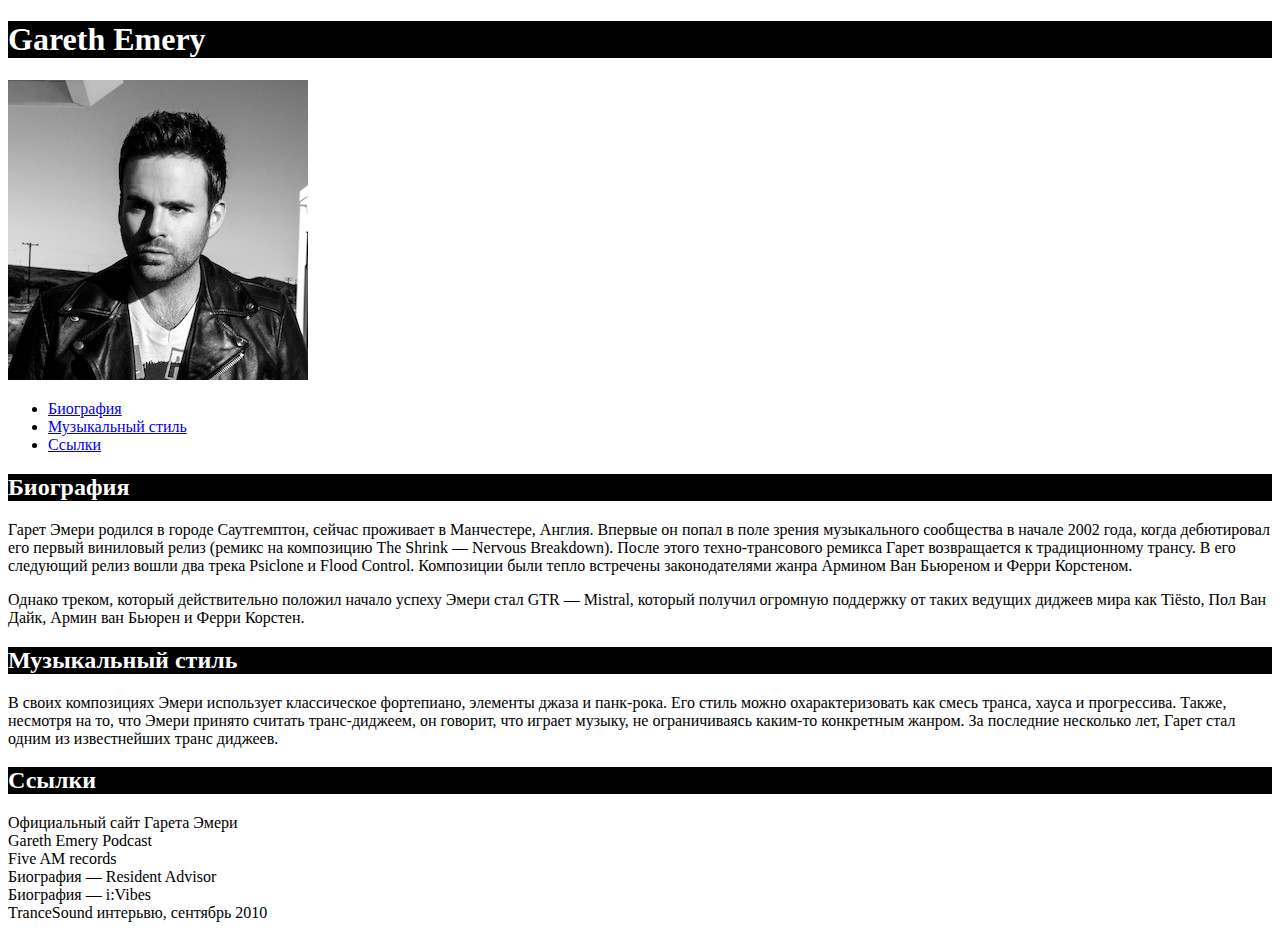
<file: gareth_emery/index.html>
<!DOCTYPE html>
<html lang="ru">
<head>
	<title>Gareth Emery</title>
	<meta charset="utf-8">
	<meta description="boilerplate code">
	<meta keywords="boilerplate, test">
	<link rel="stylesheet" type="text/css" href="css/style.css">
</head>
<body>
	<div>
		<header>
			<h1 style="color: white; background: black;">Gareth Emery</h1>
			<img src="img/gareth-emery.jpg" alt="Gareth">
			<nav>
				<div class="menu">
				<ul>
					<li><a href="#Biography">Биография</a></li>
					<li><a href="#MusicStyle">Музыкальный стиль</a></li>
					<li><a href="#Links">Ссылки</a></li>
				</ul>
				</div>
			</nav>
		</header>
		<main>
			<section class="Biography">
					<h2 class="headtext" id="Biography">Биография</h2>
					<p class="maintext">Гарет Эмери родился в городе Саутгемптон, сейчас проживает в Манчестере, Англия. Впервые он попал в поле зрения музыкального сообщества в начале 2002 года, когда дебютировал его первый виниловый релиз (ремикс на композицию The Shrink — Nervous Breakdown). После этого техно-трансового ремикса Гарет возвращается к традиционному трансу. В его следующий релиз вошли два трека Psiclone и Flood Control. Композиции были тепло встречены законодателями жанра Армином Ван Бьюреном и Ферри Корстеном.</p>
					<p class="maintext">Однако треком, который действительно положил начало успеху Эмери стал GTR — Mistral, который получил огромную поддержку от таких ведущих диджеев мира как Tiësto, Пол Ван Дайк, Армин ван Бьюрен и Ферри Корстен.</p>
				</section>
				<section class="MusicStyle">
					<h2 class="headtext" id="MusicStyle">Музыкальный стиль</h2>
					<p class="maintext">В своих композициях Эмери использует классическое фортепиано, элементы джаза и панк-рока. Его стиль можно охарактеризовать как смесь транса, хауса и прогрессива. Также, несмотря на то, что Эмери принято считать транс-диджеем, он говорит, что играет музыку, не ограничиваясь каким-то конкретным жанром. За последние несколько лет, Гарет стал одним из известнейших транс диджеев.</p>
				</section>
				<section class="Links">
					<h2 class="headtext" id="Links">Ссылки</h2>
					<div class="maintext">
						Официальный сайт Гарета Эмери</div>
						<div class="maintext">Gareth Emery Podcast</div>
						<div class="maintext">Five AM records</div>
						<div class="maintext">Биография — Resident Advisor</div>
						<div class="maintext">Биография — i:Vibes</div>
						<divp class="maintext">TranceSound интерьвю, сентябрь 2010</div>
				</section>	
		</main>
		<footer>
			<div></div>
		</footer>
	</div>
</body>
</html>
</file>
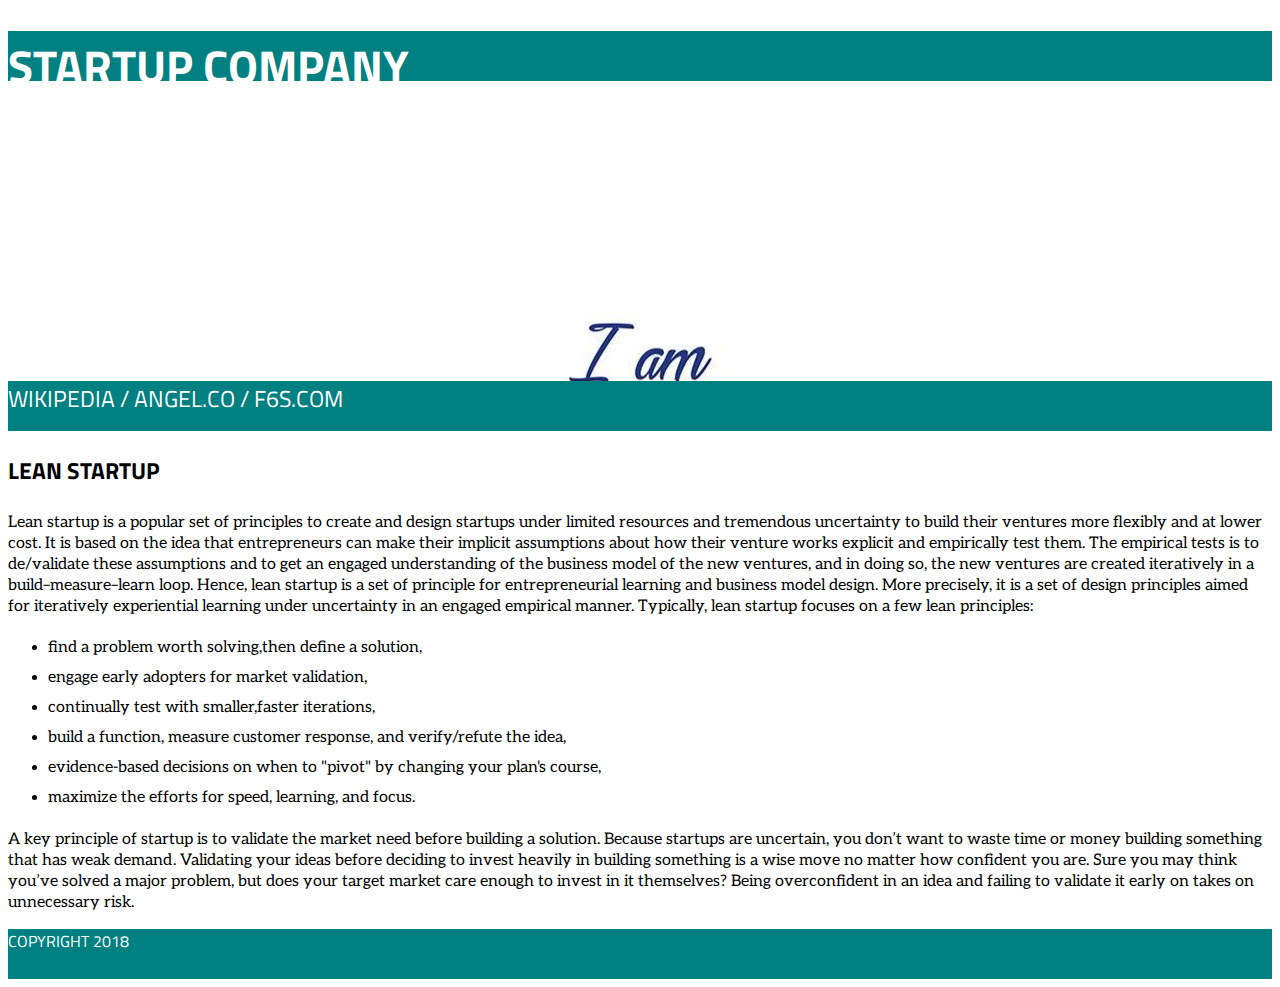
<file: practice4/index.html>
<!DOCTYPE html>
<html lang="ru">
<head>
	<title>Boilerplate</title>
	<meta charset="utf-8">
	<meta description="boilerplate code">
	<meta keywords="boilerplate, test">
	<link rel="stylesheet" type="text/css" href="css/style.css">
</head>
<body>
	<div>
		<header>
			<div>
			
			</div>
			<nav></nav>
		</header>
		<main class="practice">
			<section class="sec1">
				<div class="heading">
					<h1 class="s1">Startup company</h1>
				</div>
			</section>
			<section class="sec2">
				<div class="picture"></div>
			</section>
			<section class="sec3">
				<div class="links"><a href="https://en.wikipedia.org/wiki/Startup_company">Wikipedia</a> / <a href="https://angel.co">Angel.co</a> / <a href="https://www.f6s.com">F6s.com</a></div>
			</section>
			<section class="sec4">
				<div class="maintext">
					<h1 class="textheading">Lean startup</h1>
					<p class="text1">Lean startup is a popular set of principles to create and design startups under limited resources and tremendous uncertainty to build their ventures more flexibly and at lower cost. It is based on the idea that entrepreneurs can make their implicit assumptions about how their venture works explicit and empirically test them. The empirical tests is to de/validate these assumptions and to get an engaged understanding of the business model of the new ventures, and in doing so, the new ventures are created iteratively in a build–measure–learn loop. Hence, lean startup is a set of principle for entrepreneurial learning and business model design. More precisely, it is a set of design principles aimed for iteratively experiential learning under uncertainty in an engaged empirical manner. Typically, lean startup focuses on a few lean principles:</p>
					<ul class="middle">
						<li>find a problem worth solving,then define a solution,</li>
						<li>engage early adopters for market validation,</li>
						<li>continually test with smaller,faster iterations,</li>
						<li>build a function, measure customer response, and verify/refute the idea,</li>
						<li>evidence-based decisions on when to "pivot" by changing your plan's course,</li>
						<li>maximize the efforts for speed, learning, and focus.</li></ul>
					<p class="t2">A key principle of startup is to validate the market need before building a solution. Because startups are uncertain, you don’t want to waste time or money building something that has weak demand . Validating your ideas before deciding to invest heavily in building something is a wise move no matter how confident you are. Sure you may think you’ve solved a major problem, but does your target market care enough to invest in it themselves? Being overconfident in an idea and failing to validate it early on takes on unnecessary risk.</p>

				</div>
			</section>
			<section class="sec4">
				<div class="bottom">
					<p class="bottext">Copyright 2018</p>
				</div>
			</section>
		</main>
		<footer>
			<div></div>
		</footer>
	</div>
</body>
</html>
</file>
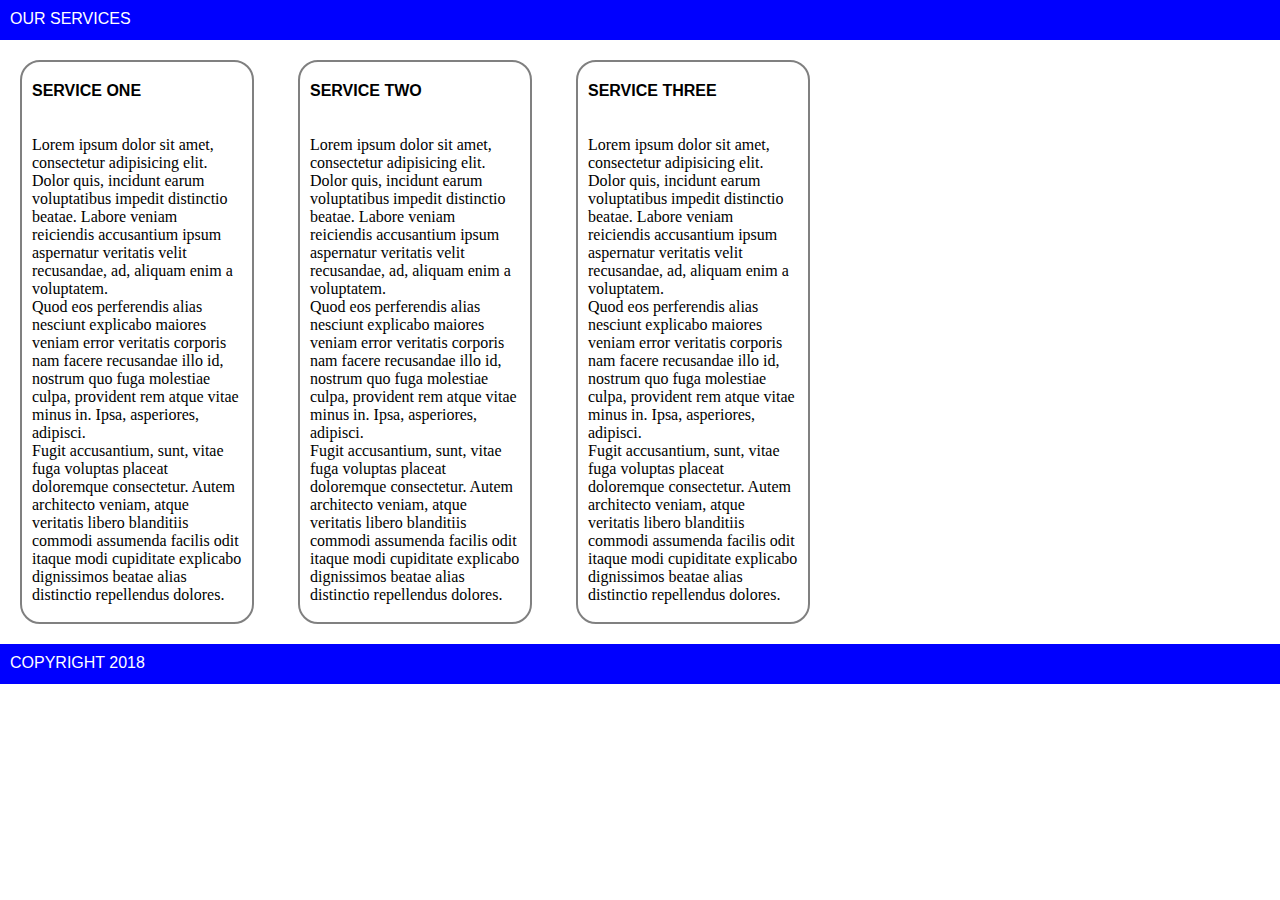
<file: practice5/index.html>
<!DOCTYPE html>
<html lang="ru">
<head>
	<title>Boilerplate</title>
	<meta charset="utf-8">
	<meta description="boilerplate code">
	<meta keywords="boilerplate, test">
	<link rel="stylesheet" type="text/css" href="css/style.css">
</head>
<body>
	<div>
		<header>
			<div>
			<h1>Our services</h1>
			</div>
		</header>
		<main>
			<section class="one">
				<div class="first">
					<div class="title">Service one</div>
					<br></br>
					<div class="text"><div>Lorem ipsum dolor sit amet, consectetur adipisicing elit. Dolor quis, incidunt earum voluptatibus impedit distinctio beatae. Labore veniam reiciendis accusantium ipsum aspernatur veritatis velit recusandae, ad, aliquam enim a voluptatem.</div>
					<div>Quod eos perferendis alias nesciunt explicabo maiores veniam error veritatis corporis nam facere recusandae illo id, nostrum quo fuga molestiae culpa, provident rem atque vitae minus in. Ipsa, asperiores, adipisci.</div>
					<div>Fugit accusantium, sunt, vitae fuga voluptas placeat doloremque consectetur. Autem architecto veniam, atque veritatis libero blanditiis commodi assumenda facilis odit itaque modi cupiditate explicabo dignissimos beatae alias distinctio repellendus dolores.</div></div>
				</div>
			</section>
			<section class="2">
				<div class="second">
					<div class="title">Service two</div>
					<br></br>
					<div class="text"><div>Lorem ipsum dolor sit amet, consectetur adipisicing elit. Dolor quis, incidunt earum voluptatibus impedit distinctio beatae. Labore veniam reiciendis accusantium ipsum aspernatur veritatis velit recusandae, ad, aliquam enim a voluptatem.</div>
					<div>Quod eos perferendis alias nesciunt explicabo maiores veniam error veritatis corporis nam facere recusandae illo id, nostrum quo fuga molestiae culpa, provident rem atque vitae minus in. Ipsa, asperiores, adipisci.</div>
					<div>Fugit accusantium, sunt, vitae fuga voluptas placeat doloremque consectetur. Autem architecto veniam, atque veritatis libero blanditiis commodi assumenda facilis odit itaque modi cupiditate explicabo dignissimos beatae alias distinctio repellendus dolores.</div></div>
				</div>
			</section>
			<section class="3">
				<div class="third">
					<div class="title">Service three</div>
					<br></br>
					<div class="text"><div>Lorem ipsum dolor sit amet, consectetur adipisicing elit. Dolor quis, incidunt earum voluptatibus impedit distinctio beatae. Labore veniam reiciendis accusantium ipsum aspernatur veritatis velit recusandae, ad, aliquam enim a voluptatem.</div>
					<div>Quod eos perferendis alias nesciunt explicabo maiores veniam error veritatis corporis nam facere recusandae illo id, nostrum quo fuga molestiae culpa, provident rem atque vitae minus in. Ipsa, asperiores, adipisci.</div>
					<div>Fugit accusantium, sunt, vitae fuga voluptas placeat doloremque consectetur. Autem architecto veniam, atque veritatis libero blanditiis commodi assumenda facilis odit itaque modi cupiditate explicabo dignissimos beatae alias distinctio repellendus dolores.</div></div>
				</div>
			</section>
		</main>
		<footer>
			<div>Copyright 2018</div>
		</footer>
	</div>
</body>
</html>
</file>
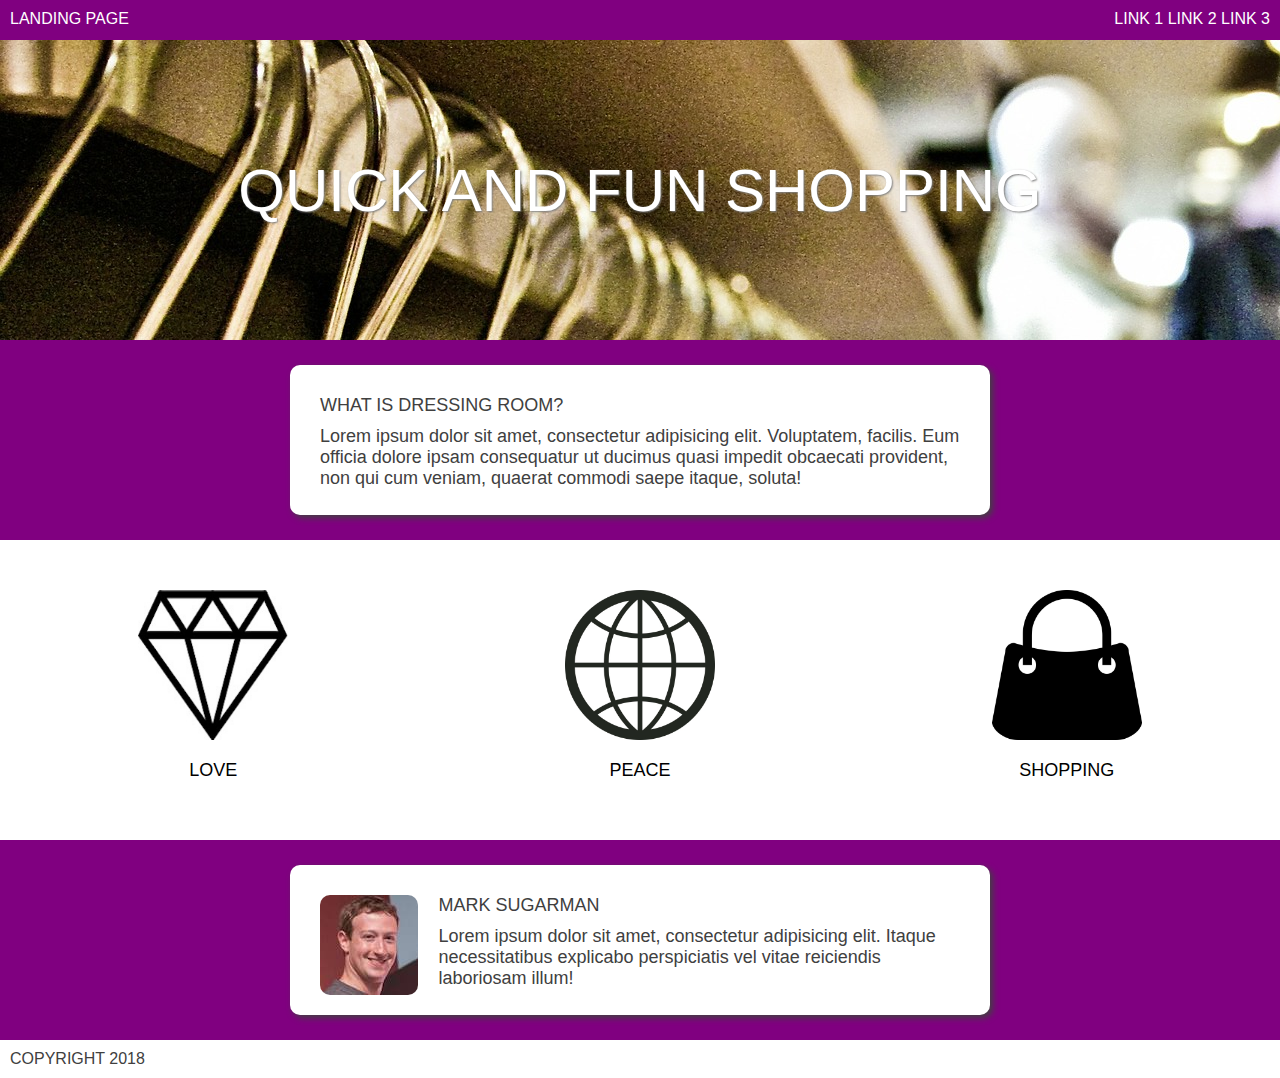
<file: practice6.1/index.html>
<!DOCTYPE html>
<html lang="ru">
<head>
	<title>Boilerplate</title>
	<meta charset="utf-8">
	<meta description="boilerplate code">
	<meta keywords="boilerplate, test">
	<link rel="stylesheet" type="text/css" href="css/style.css">
</head>
<body>
	<main>
	<section class="one">
		<div class="title1">
			<h1>Landing page</h1> 
		</div>
		<div class="links"> 
			<a href="#">link 1</a> 
			<a href="#">link 2</a> 
			<a href="#">link 3</a> 
		</div>
	</section>
	<section class="two">
		<div class="mainimage"></div>
		<div class="maintitle">Quick and fun shopping</div>
	</section>
	<section class="three">
		<div class="about">
			<div class="subtitle">What is Dressing room?</div>
			<div class="text">Lorem ipsum dolor sit amet, consectetur adipisicing elit. Voluptatem, facilis. Eum officia dolore ipsam consequatur ut ducimus quasi impedit obcaecati provident, non qui cum veniam, quaerat commodi saepe itaque, soluta!</div>
		</div>
	</section>
	<section class="four">
		<div class="box1">
			<div class="img1"></div>
			<div class="t1">Love</div>
		</div>
		<div class="box2">
			<div class="img2"></div>
			<div class="t2">Peace</div>
		</div>
		<div class="box3">
			<div class="img3"></div>
			<div class="t3">Shopping</div>
		</div>
	</section>
	<section class="feedback">
		<div class="item">
			<div class="photo"></div>
			<div class="textblock">
				<div class="name">Mark Sugarman</div>
				<div class="text">Lorem ipsum dolor sit amet, consectetur adipisicing elit. Itaque necessitatibus explicabo perspiciatis vel vitae reiciendis laboriosam illum!</div>
			</div>
		</div>
	</section>
	<section class="six"></div>		
	</main>
	<footer>
		<div class="bottom">
			<div>copyright 2018</div>
		</div>
		
	</footer>
	</div>
</body>
</html>
</file>
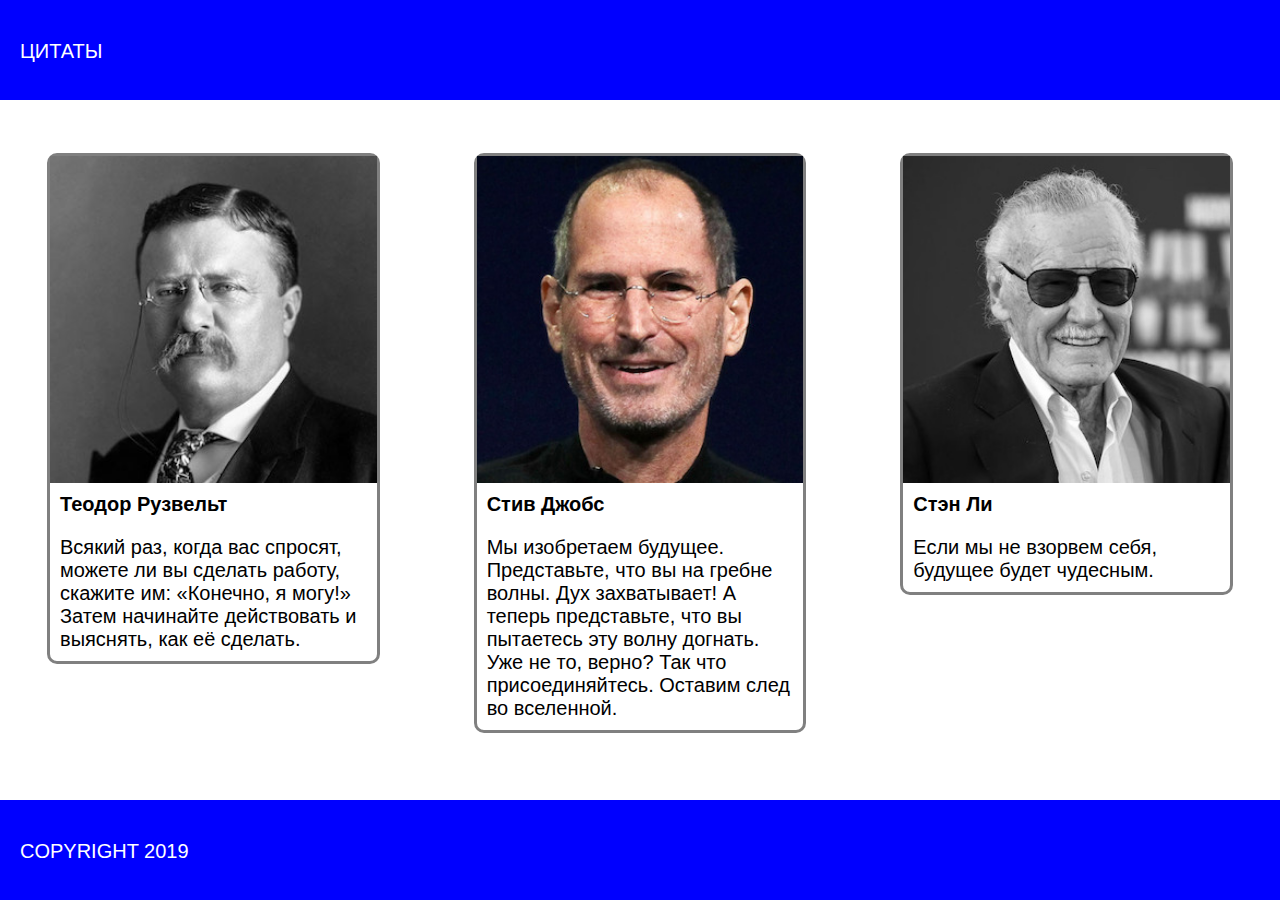
<file: practice7.1/index.html>
<!DOCTYPE html>
<html lang="ru">
<head>
	<title>Boilerplate</title>
	<meta charset="utf-8">
	<meta description="boilerplate code">
	<meta keywords="boilerplate, test">
	<link rel="stylesheet" type="text/css" href="css/style.css">
</head>
<body>
	<div class="wrap">
		<header>
			<div class="he">Цитаты</div>
		</header>
		<main>
			<div class="columns">
				<div class="one">
					<div class="image1"></div>
					<h1>Теодор Рузвельт</h1>
					<p>Всякий раз, когда вас спросят, можете ли вы сделать работу, скажите им: «Конечно, я могу!» Затем начинайте действовать и выяснять, как её сделать.</p>
				</div>
				<div class="two">
					<div class="image2"></div>
					<h1>Стив Джобс</h1>
					<p>Мы изобретаем будущее. Представьте, что вы на гребне волны. Дух захватывает! А теперь представьте, что вы пытаетесь эту волну догнать. Уже не то, верно? Так что присоединяйтесь. Оставим след во вселенной.</p>
				</div>
				<div class="three">
					<div class="image3"></div>
					<h1>Стэн Ли</h1>
					<p>Если мы не взорвем себя, будущее будет чудесным.</p>
				</div>
			</div>
		</main>
		<footer>
			<div class="fo">Copyright 2019</div>
		</footer>
	</div>
</body>
</html>
</file>
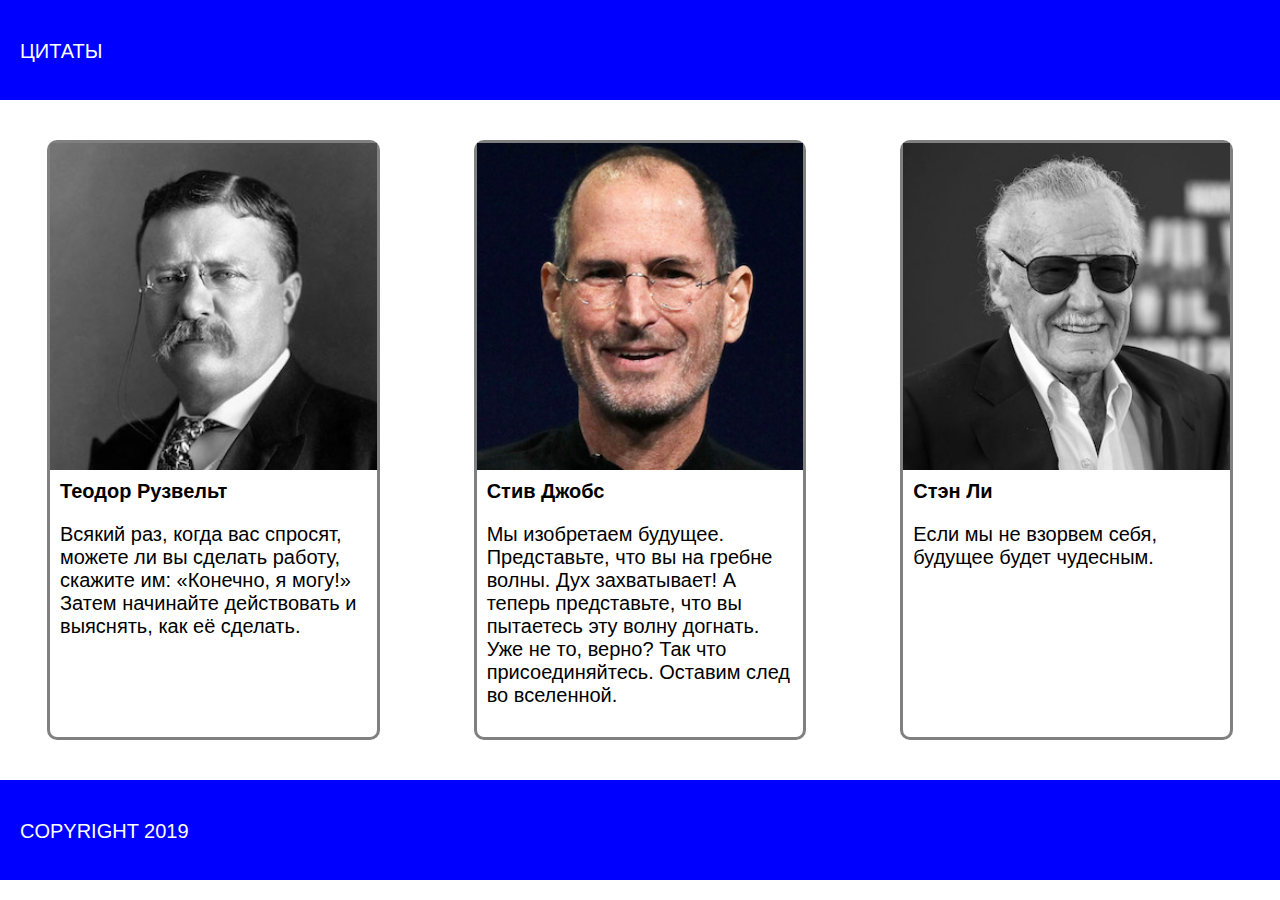
<file: practice7/index.html>
<!DOCTYPE html>
<html lang="ru">
<head>
	<title>Boilerplate</title>
	<meta charset="utf-8">
	<meta description="boilerplate code">
	<meta keywords="boilerplate, test">
	<link rel="stylesheet" type="text/css" href="css/style.css">
</head>
<body>
	<div>
		<header>
			<div class="he">Цитаты</div>
		</header>
		<main>
			<div class="columns">
				<div class="one">
					<div class="image1"></div>
					<h1>Теодор Рузвельт</h1>
					<p>Всякий раз, когда вас спросят, можете ли вы сделать работу, скажите им: «Конечно, я могу!» Затем начинайте действовать и выяснять, как её сделать.</p>
				</div>
				<div class="two">
					<div class="image2"></div>
					<h1>Стив Джобс</h1>
					<p>Мы изобретаем будущее. Представьте, что вы на гребне волны. Дух захватывает! А теперь представьте, что вы пытаетесь эту волну догнать. Уже не то, верно? Так что присоединяйтесь. Оставим след во вселенной.</p>
				</div>
				<div class="three">
					<div class="image3"></div>
					<h1>Стэн Ли</h1>
					<p>Если мы не взорвем себя, будущее будет чудесным.</p>
				</div>
			</div>
		</main>
		<footer>
			<div class="fo">Copyright 2019</div>
		</footer>
	</div>
</body>
</html>
</file>
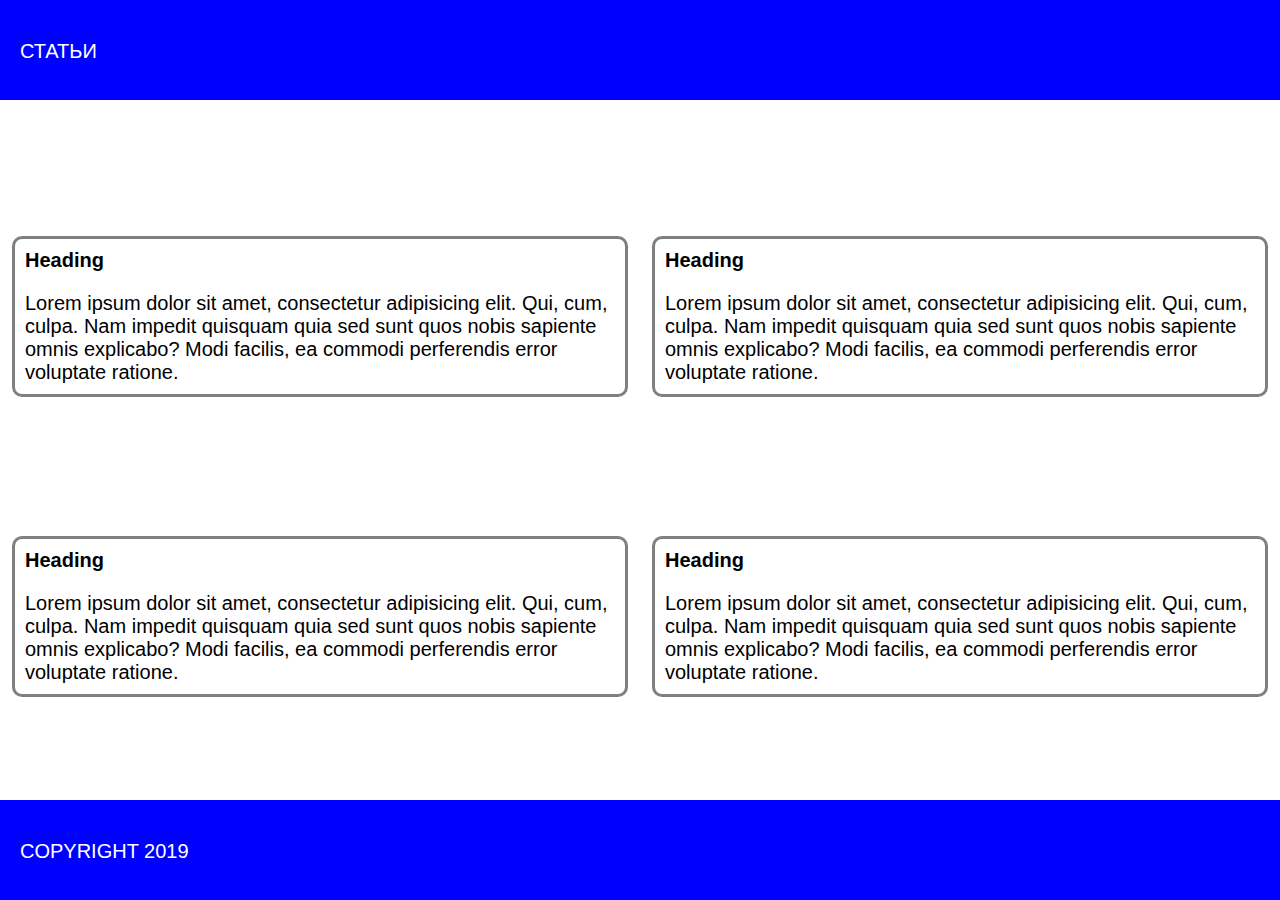
<file: practice8/index.html>
<!DOCTYPE html>
<html lang="ru">
<head>
	<title>Boilerplate</title>
	<meta name="viewport" content="width=device-width, initial-scale=1">
	<meta charset="utf-8">
	<meta description="boilerplate code">
	<meta keywords="boilerplate, test">
	<link rel="stylesheet" type="text/css" href="css/style.css">
</head>
<body>
	<div class="wrap">
		<header>
			<div class="he">Статьи</div>
		</header>
		<main>
			<div class="columns">
				<div class="one">
					<h1>Heading</h1>
					<p>Lorem ipsum dolor sit amet, consectetur adipisicing elit. Qui, cum, culpa. Nam impedit quisquam quia sed sunt quos nobis sapiente omnis explicabo? Modi facilis, ea commodi perferendis error voluptate ratione.</p>
				</div>
				<div class="two">
					<h1>Heading</h1>
					<p>Lorem ipsum dolor sit amet, consectetur adipisicing elit. Qui, cum, culpa. Nam impedit quisquam quia sed sunt quos nobis sapiente omnis explicabo? Modi facilis, ea commodi perferendis error voluptate ratione.</p>
				</div>
				<div class="three">
					<h1>Heading</h1>
					<p>Lorem ipsum dolor sit amet, consectetur adipisicing elit. Qui, cum, culpa. Nam impedit quisquam quia sed sunt quos nobis sapiente omnis explicabo? Modi facilis, ea commodi perferendis error voluptate ratione.</p>
				</div>
				<div class="four">
					<h1>Heading</h1>
					<p>Lorem ipsum dolor sit amet, consectetur adipisicing elit. Qui, cum, culpa. Nam impedit quisquam quia sed sunt quos nobis sapiente omnis explicabo? Modi facilis, ea commodi perferendis error voluptate ratione.</p>
				</div>
			</div>
		</main>
		<footer>
			<div class="fo">Copyright 2019</div>
		</footer>
	</div>
</body>
</html>
</file>
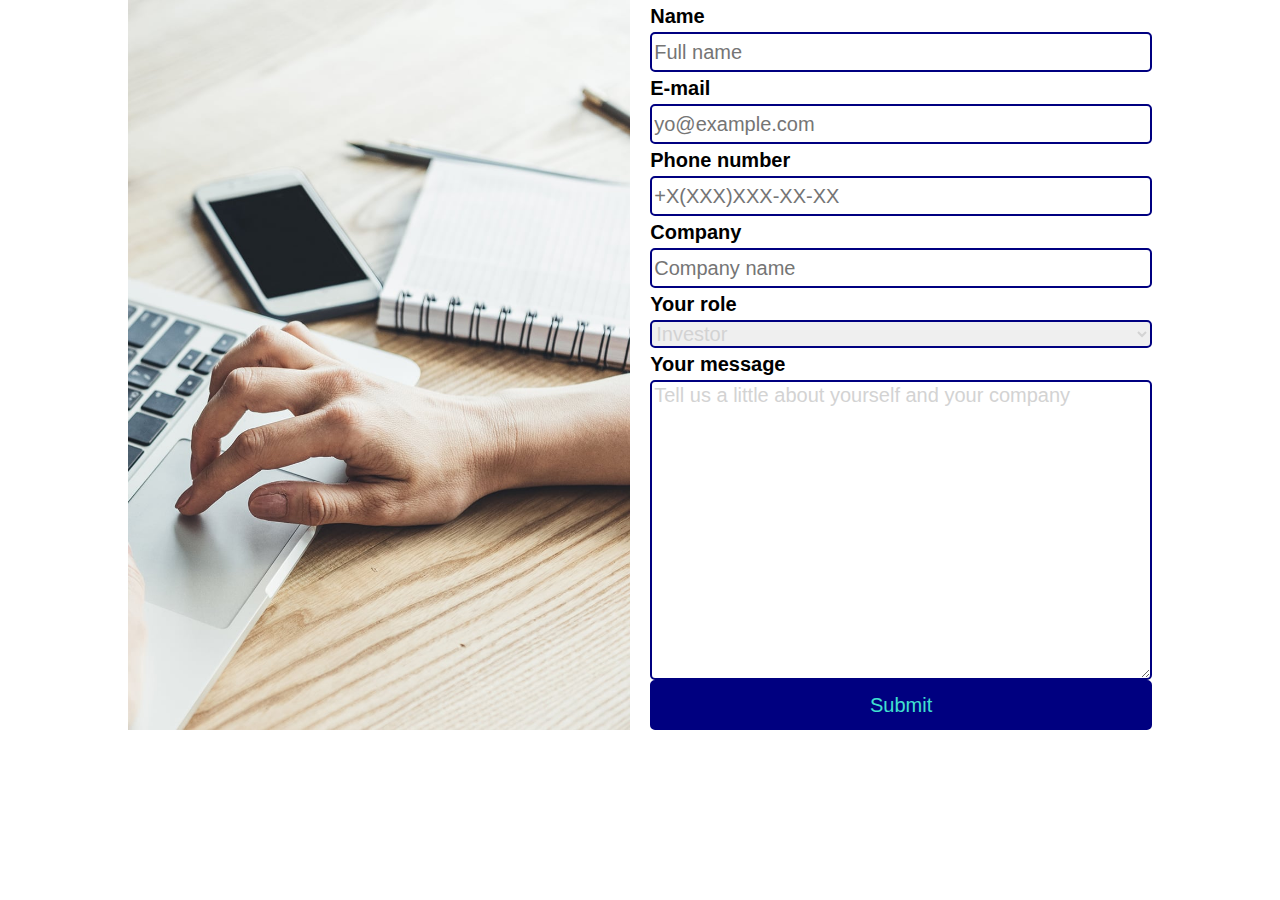
<file: practice9/index.html>
<!DOCTYPE html>
<html lang="ru">
<head>
	<title>Boilerplate</title>
	<meta name="viewport" content="width=device-width, initial-scale=1">
	<meta charset="utf-8">
	<meta description="boilerplate code">
	<meta keywords="boilerplate, test">
	<link rel="stylesheet" type="text/css" href="css/style.css">
</head>
<body>
	<div class="form">
		<form action="">
			<div class="image"></div>
			<div class="forms">
				<form method="POST" action="http://free.allforms.mailjol.net/u/cd6d56b3.php">
				<fieldset class="personal">
					<label for="fio">Name</label>
					<input type="text" name="fio" placeholder="Full name">
					<label for="email">E-mail</label>
					<input type="text" name="email" placeholder="yo@example.com">
					<label for="phone">Phone number</label>
					<input type="text" name="phone" placeholder="+X(XXX)XXX-XX-XX">
					<label for="company">Company</label>
					<input type="text" name="company" placeholder="Company name">
					<label for="role">Your role</label>
					<select name="role">
						<option value="investor">Investor</option>
						<option value="retailer">Retailer</option>
						<option value="other">Other</option>
					</select>
					<label for="text">Your message</label>
					<textarea name="text">Tell us a little about yourself and your company</textarea>
					<input type="submit">
				</fieldset>
			</div>
			</div>
		</form>
	</div>
</body>
</html>
</file>
<file: gareth_emery/css/style.css>
h2 {
	background: black; color: white;
}
</file>
<file: practice4/css/style.css>
@import url('https://fonts.googleapis.com/css?family=Aleo|Titillium+Web');


.sec1{
	height: 50px;
	background-color: teal;
	font-family: Titillium Web;
	text-align: left;
	text-transform: uppercase;
	color: white;
	font-size: 23px;
	font-weight: bolder;
	vertical-align: center;

}

.picture{
		height: 300px;
		background-color: white;
		background-image: url(../img/STARTUP.jpg);
		background-repeat: no-repeat;
		background-position: center;
		background-attachment: fixed;
}

.links{
	height: 50px;
	background-color: #008080;
	font-family: Titillium Web;
	text-transform: uppercase;
	color: white;
	font-size: 23px;
	vertical-align: center;
}

a{
	color: white;
	text-decoration: none;
}

.textheading{
	font-family: Titillium Web;
	text-transform: uppercase;
	line-height: 50px;
	font-size: 23px;
	font-weight: bolder;
}

.text1{
	font-family: Aleo;
	line-height: 21px;
}

.middle{
	font-family: Aleo;
	line-height: 30px;
}

.t2{
	font-family: Aleo;
	line-height: 21px;
}

.bottom{
	height: 50px;
	background-color: #008080;
	font-family: Titillium Web;
	text-transform: uppercase;
	color: white;
	vertical-align: center;

}
</file>
<file: practice5/css/style.css>
@import url(reset.css);
@import url('https://fonts.googleapis.com/css?family=Fahkwang|Roboto');

header{
	height: 40px;
	padding: 10px;
	background-color: blue;
	text-transform: uppercase;
	color: white;
	font-family: sans-serif;
}

section{
	display: inline-block;
	border: 2px solid grey;
	border-radius: 20px;
	margin: 20px;
	padding: 20px 10px;
}


.first{
	height: 520px;
	width: 210px;
	border-color: grey;
	border-width: 5px;
	border-radius: 10px;
	box-sizing: border-box;
}

.second{
	height: 520px;
	width: 210px;
	border-color: grey;
	border-width: 5px;
	border-radius: 10px;
}

.third{
	height: 520px;
	width: 210px;
	border-color: grey;
	border-width: 5px;
	border-radius: 10px;
}


.title{
	text-transform: uppercase;
	font-weight: bold;
	font-family: sans-serif;
}

footer{
	height: 40px;
	padding: 10px;
	background-color: blue;
	text-transform: uppercase;
	color: white;
	font-family: sans-serif;
}
</file>
<file: practice6.1/css/style.css>
@import url(reset.css);

body{
	height: 100%;
	display: flex;
  	flex-direction: column;
}

main{
	flex: 1 0 auto;
}

.one{
	height: 40px;
	background-color: purple;
	display: flex;
	justify-content: space-between;
	font-family: sans-serif;
	padding: 10px 10px;
	text-transform: uppercase;
}

.title1{
	color: white;
}

.links{
	color: white;
	text-decoration: none;
}

a{
	color: white;
	text-decoration: none;
}

.two{
	height: 300px;
	background-image: url(../img/shopping1.jpg);
	display: flex;
	text-transform: uppercase;
	font-family: sans-serif;
}

.maintitle{
	margin: auto;
	color: white;
	font-size: 60px;
	text-shadow: 1px 1px 2px grey;
}

.three{
	height: 200px;
	background-color: purple;
	display: flex;
}

.about{
	height: 150px;
	width: 700px;
	background-color: white;
	border: 3px solid none;
	border-radius: 10px;
	box-shadow: 3px 3px 6px #404040;
	margin: auto;
	font-family: sans-serif;
	padding: 30px 30px;
	font-size: 18px;
	color: #404040;
}

.subtitle{
	text-transform: uppercase;
	padding-bottom: 10px;
}

.four{
	height: 300px;
	background-color: white;
	display: flex;
	font-family: sans-serif;
}

.box1{
	height: 200px;
	width: 200px;
	margin: auto;
}

.img1{
	background-image: url(../img/diamond1.jpg);
	background-repeat: no-repeat;
	background-size: 100%;
	width: 150px;
	height: 150px;
	margin: auto;
}

.t1{
	width: 150px;
	text-transform: uppercase;
	font-family: sans-serif;
	font-size: 18px;
	text-align: center;
	padding-top: 20px;
	margin: auto;
}

.box2{
	height: 200px;
	width: 200px;
	margin: auto;
}

.img2{
	background-image: url(../img/world.jpg);
	background-repeat: no-repeat;
	background-size: 100%;
	width: 150px;
	height: 150px;
	margin: auto;
}

.t2{
	width: 150px;
	text-transform: uppercase;
	font-family: sans-serif;
	font-size: 18px;
	text-align: center;
	padding-top: 20px;
	margin: auto;
}

.box3{
	height: 200px;
	width: 200px;
	margin: auto;
}

.img3{
	background-image: url(../img/bag.jpg);
	background-repeat: no-repeat;
	background-size: 100%;
	width: 150px;
	height: 150px;
	margin: auto;
}

.t3{
	width: 150px;
	text-transform: uppercase;
	font-family: sans-serif;
	font-size: 18px;
	text-align: center;
	padding-top: 20px;
	margin: auto;
}

.feedback{
	height: 200px;
	background-color: purple;
	display: flex;
	font-family: sans-serif;
}

.item{
	height: 150px;
	width: 700px;
	background-color: white;
	border: 3px solid none;
	border-radius: 10px;
	box-shadow: 3px 3px 6px #404040;
	margin: auto;
	padding: 30px 30px;	
	font-size: 18px;
	color: #404040;
	display: flex;
}

.photo{
	width: 100px;
	height: 100px;
	background-image: url(../img/zuckerberg-mark-image.jpg);
	padding-right: 5px;
	border: 3px solid none;
	border-radius: 10px;
}

.textblock{
	flex-grow: 0;
	width: 550px;
	padding-left: 20px;
}

.name{
	text-transform: uppercase;
	padding-bottom: 10px;
}

footer{
	flex: 0 0 auto;
}

.bottom{
	background-color: white;
	font-family: sans-serif;
	text-transform: uppercase;
	padding: 10px 10px;
	color: #404040;
}
</file>
<file: practice7.1/css/style.css>
@import url(reset.css);

html{
	height: 100%;
}

body{
  	height: 100%;
}

.wrap{
	display: flex;
  	flex-direction: column;
  	height: 100%;
}

header{
	flex: 2 0 auto;
}

.he{
	height: 100px;
	background-color: blue;
	text-transform: uppercase;
	color: white;
	font-family: sans-serif;
	font-size: 20px;
	text-align: left;
	padding-left: 20px;
	padding-top: 40px;
}

main{
	flex: 1 0 auto;
}

.columns{
	min-height: 600px;
	justify-content: space-around;
	background-color: white;
	display: flex;
	margin-top: 40px;
	margin-bottom: 40px;
	font-family: sans-serif;
	font-size: 20px;
}

.one{
	/*min-height: 300px;*/
	height: 100%;
	width: calc((100% - 300px)/3);
	border: 3px solid grey;
	border-radius: 10px;
	box-sizing: content-box;
}

.image1{
	background-image: url(../img/ruzvelt.jpg);
	background-size: cover;
	padding-bottom: 100%;
	background-position: center;
}

.two{
	/*min-height: 300px;*/
	height: 100%;
	width: calc((100% - 300px)/3);
	border: 3px solid grey;
	border-radius: 10px;
	box-sizing: content-box;
}

.image2{
	background-image: url(../img/jobs.jpg);
	background-size: cover;
	padding-bottom: 100%;
	background-position: center;
}

.three{
	/*min-height: 300px;*/
	height: 100%;
	width: calc((100% - 300px)/3);
	border: 3px solid grey;
	border-radius: 10px;
	box-sizing: content-box;
}

.image3{
	background-image: url(../img/lee.jpg);
	background-size: cover;
	padding-bottom: 100%;
	background-position: center;
}

h1{
	padding: 10px;
	font-weight: bold;
}

p{
	padding: 10px;
}

footer{
	flex: 0 0 auto;
}

.fo{
	height: 100px;
	background-color: blue;
	color: white;
	text-transform: uppercase;
	font-family: sans-serif;
	padding-left: 20px;
	padding-top: 40px;
	font-size: 20px;
}
</file>
<file: practice7/css/style.css>
@import url(reset.css);

html{
	height: 100%;
}

body{
	display: flex;
  	flex-direction: column;
  	height: 100%;
}

header{
	flex: 2 0 auto;
}

.he{
	height: 100px;
	background-color: blue;
	text-transform: uppercase;
	color: white;
	font-family: sans-serif;
	font-size: 20px;
	text-align: left;
	padding-left: 20px;
	padding-top: 40px;
}

main{
	flex: 1 0 auto;
}

.columns{
	min-height: 600px;
	justify-content: space-around;
	background-color: white;
	display: flex;
	margin-top: 40px;
	margin-bottom: 40px;
	font-family: sans-serif;
	font-size: 20px;
}

.one{
	min-height: 300px;
	width: calc((100% - 300px)/3);
	border: 3px solid grey;
	border-radius: 10px;
	box-sizing: content-box;
}

.image1{
	background-image: url(../img/ruzvelt.jpg);
	background-size: cover;
	padding-bottom: 100%;
	background-position: center;
}

.two{
	min-height: 300px;
	width: calc((100% - 300px)/3);
	border: 3px solid grey;
	border-radius: 10px;
	box-sizing: content-box;
}

.image2{
	background-image: url(../img/jobs.jpg);
	background-size: cover;
	padding-bottom: 100%;
	background-position: center;
}

.three{
	min-height: 300px;
	width: calc((100% - 300px)/3);
	border: 3px solid grey;
	border-radius: 10px;
	box-sizing: content-box;
}

.image3{
	background-image: url(../img/lee.jpg);
	background-size: cover;
	padding-bottom: 100%;
	background-position: center;
}

h1{
	padding: 10px;
	font-weight: bold;
}

p{
	padding: 10px;
}

footer{
	flex: 0 0 auto;
}

.fo{
	height: 100px;
	background-color: blue;
	color: white;
	text-transform: uppercase;
	font-family: sans-serif;
	padding-left: 20px;
	padding-top: 40px;
	font-size: 20px;
}
</file>
<file: practice8/css/style.css>
@import url(reset.css);

html{
	height: 100%;
}

body{
  	height: 100%;
}

.wrap{
	display: flex;
  	flex-direction: column;
  	height: 100%;
}

header{
	flex: 2 0 auto;
}

.he{
	height: 100px;
	background-color: blue;
	text-transform: uppercase;
	color: white;
	font-family: sans-serif;
	font-size: 20px;
	text-align: left;
	padding-left: 20px;
	padding-top: 40px;
}

main{
	flex: 1 0 auto;
}

.columns{
	min-height: 600px;
	justify-content: center;
	background-color: white;
	display: flex;
	flex-wrap: wrap;
	margin: auto;
	font-family: sans-serif;
	font-size: 14px;
}

.one{
	max-height: 300px;
	width: calc(100% - 60px);
	border: 3px solid grey;
	border-radius: 10px;
	box-sizing: content-box;
	padding: auto;
	margin: auto;
}

.two{
	max-height: 300px;
	width: calc(100% - 60px);
	border: 3px solid grey;
	border-radius: 10px;
	box-sizing: content-box;
	padding: auto;
	margin: auto;
}

.three{
	max-height: 300px;
	width: calc(100% - 60px);
	border: 3px solid grey;
	border-radius: 10px;
	box-sizing: content-box;
	padding: auto;
	margin: auto;
}

.four{
	max-height: 300px;
	width: calc(100% - 60px);
	border: 3px solid grey;
	border-radius: 10px;
	box-sizing: content-box;
	padding: auto;
	margin: auto;
}

h1{
	padding: 10px;
	font-weight: bold;
}

p{
	padding: 10px;
}

footer{
	flex: 0 0 auto;
}

.fo{
	height: 100px;
	background-color: blue;
	color: white;
	text-transform: uppercase;
	font-family: sans-serif;
	padding-left: 20px;
	padding-top: 40px;
	font-size: 20px;
}

@media screen and (min-width: 667px) {
	.columns{
		display: flex;
		margin: auto;
		flex-wrap: wrap;
		justify-content: center;
		font-size: 20px;
	}

	.columns div{
		width: calc((100% - 60px)/2)
	}
	
}
</file>
<file: practice9/css/style.css>
@import url(reset.css);

form{
	width: 80%;
	margin: auto;
}

.form{
	font-family: sans-serif;
}

input, select, textarea {
	display: block;
	font-size: 20px;
	color: lightgrey;
	width: 100%;
	border: 2px solid navy;
	border-radius: 5px;
}

input{
	height: 40px;
}

label{
	line-height: 2rem;
	font-weight: bold;
	font-size: 20px;
}

input:focus, textarea:focus, select:focus{
	outline: none;
}

textarea{
	height: 300px;
}

input[type="submit"] {
	background-color: navy;
	color: turquoise;
	height: 50px;
	cursor: pointer;

}

input[type="submit"]:hover {
	background-color: mediumblue;
}


@media screen and (min-width: 1025px) /*ipad horizontal*/ {
	form{
		display: flex;
		justify-content: space-between;
	}

	.image{
		background-image: url(../img/laptop.jpg);
		width: 49%;
		background-size: cover;
		background-repeat: no-repeat;
		background-position: right;
	}

	.forms{
		width: 49%;
	}
}
</file>
